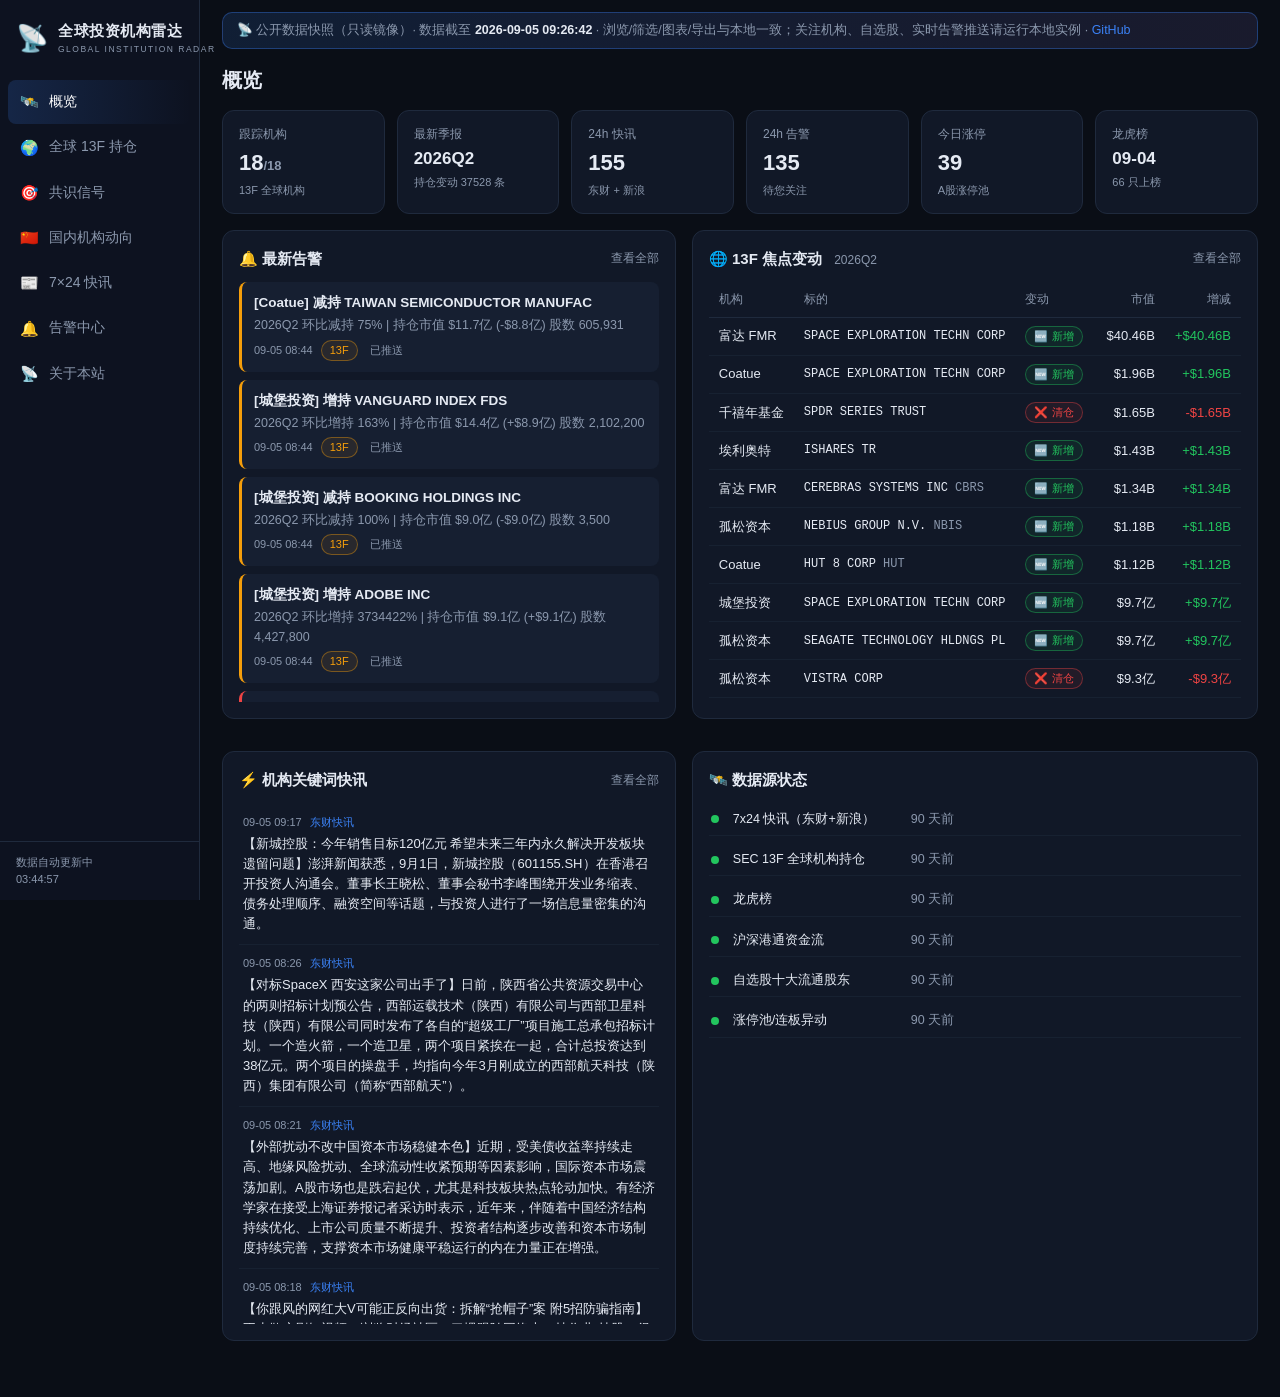
<file: index.html>
<!DOCTYPE html>
<html lang="zh-CN">
<head>
<meta charset="UTF-8">
<meta name="viewport" content="width=device-width, initial-scale=1.0">
<title>全球投资机构雷达 · 机构持仓与异动监控</title>
<link rel="stylesheet" href="./app.css">
<link rel="icon" href="data:image/svg+xml,<svg xmlns='http://www.w3.org/2000/svg' viewBox='0 0 100 100'><text y='.9em' font-size='90'>📡</text></svg>">
</head>
<body class="static" data-static="1">
<div class="layout">
  <aside class="sidebar">
    <div class="logo"><span class="logo-icon">📡</span><div><div class="logo-name">全球投资机构雷达</div><div class="logo-sub">GLOBAL INSTITUTION RADAR</div></div></div>
    <nav class="menu" id="menu">
      <a href="#/overview" class="active" data-page="overview"><span class="mi">🛰️</span>概览</a>
      <a href="#/global" data-page="global"><span class="mi">🌍</span>全球 13F 持仓</a>
      <a href="#/signals" data-page="signals"><span class="mi">🎯</span>共识信号</a>
      <a href="#/domestic" data-page="domestic"><span class="mi">🇨🇳</span>国内机构动向</a>
      <a href="#/news" data-page="news"><span class="mi">📰</span>7×24 快讯</a>
      <a href="#/alerts" data-page="alerts"><span class="mi">🔔</span>告警中心<span class="badge" id="alert-badge" hidden>0</span></a>
      <a href="#/settings" data-page="settings"><span class="mi">⚙️</span>数据源与设置</a>
    </nav>
    <div class="sidebar-foot">
      <div class="foot-row">数据自动更新中</div>
      <div class="foot-row" id="foot-clock">--:--:--</div>
    </div>
  </aside>

  <main class="main">
    <div class="snapshot-banner static-only">📡 公开数据快照（只读镜像）· 数据截至 <b id="snap-built">…</b> · 浏览/筛选/图表/导出与本地一致；关注机构、自选股、实时告警推送请运行本地实例 · <a href="https://github.com/Roloria/institution-radar" target="_blank" rel="noopener">GitHub</a></div>
    <header class="topbar">
      <h1 id="page-title">概览</h1>
      <div class="topbar-actions">
        <label class="switch static-hide" title="新告警桌面通知"><input type="checkbox" id="desktop-notify"><span>桌面通知</span></label>
        <button class="btn ghost static-hide" id="btn-refresh-all" title="触发一轮全量更新">⟳ 全量更新</button>
      </div>
    </header>

    <!-- 概览 -->
    <section id="page-overview" class="page">
      <div class="stat-grid" id="stat-grid"></div>
      <div class="grid-2">
        <div class="panel"><div class="panel-head"><h3>🔔 最新告警</h3><a class="more" href="#/alerts">查看全部</a></div><div class="alert-list" id="ov-alerts"></div></div>
        <div class="panel"><div class="panel-head"><h3>🌐 13F 焦点变动 <span class="sub" id="ov-quarter"></span></h3><a class="more" href="#/global">查看全部</a></div><div class="table-wrap" id="ov-changes"></div></div>
        <div class="panel"><div class="panel-head"><h3>⚡ 机构关键词快讯</h3><a class="more" href="#/news">查看全部</a></div><div class="news-list" id="ov-news"></div></div>
        <div class="panel"><div class="panel-head"><h3>🛰️ 数据源状态</h3><a class="more static-hide" href="#/settings">管理</a></div><div class="src-mini" id="ov-sources"></div></div>
      </div>
    </section>

    <!-- 全球13F -->
    <section id="page-global" class="page" hidden>
      <div class="global-layout">
        <div class="panel inst-panel">
          <div class="panel-head"><h3>机构</h3></div>
          <input class="input" id="inst-search" placeholder="搜索机构…">
          <div class="inst-list" id="inst-list"></div>
        </div>
        <div class="global-main">
          <div class="panel" id="inst-head"></div>
          <div class="tabs" id="hold-tabs">
            <button class="tab active" data-tab="changes">持仓变动</button>
            <button class="tab" data-tab="current">当前持仓</button>
          </div>
          <div class="panel" id="tab-changes">
            <div class="toolbar">
              <div class="seg" id="change-seg">
                <button class="seg-btn active" data-t="">全部</button>
                <button class="seg-btn" data-t="新增">新增</button>
                <button class="seg-btn" data-t="清仓">清仓</button>
                <button class="seg-btn" data-t="增持">增持</button>
                <button class="seg-btn" data-t="减持">减持</button>
              </div>
              <select class="input sel" id="quarter-sel"></select>
              <input class="input" id="chg-search" placeholder="搜索股票/机构…">
              <button class="btn ghost" id="chg-export">导出CSV</button>
            </div>
            <div class="chart-box"><canvas id="chg-chart"></canvas></div>
            <div class="table-wrap" id="chg-table"></div>
          </div>
          <div class="panel" id="tab-current" hidden>
            <div class="toolbar"><input class="input" id="cur-search" placeholder="搜索持仓…"><span class="hint" id="cur-meta"></span></div>
            <div class="table-wrap" id="cur-table"></div>
          </div>
        </div>
      </div>
    </section>

    <!-- 共识信号 -->
    <section id="page-signals" class="page" hidden>
      <div class="panel"><div class="panel-head"><h3>🎯 机构共识 <span class="sub" id="sig-quarter"></span><span class="sub">· 净买入机构数 ≥2 的标的（对标 Dataroma 活动流 / WhaleWisdom Double-down）</span></h3></div>
        <div class="table-wrap" id="sig-buys"></div>
      </div>
      <div class="grid-2">
        <div class="panel"><div class="panel-head"><h3>⚠️ 共识减持 / 清仓</h3></div><div class="table-wrap" id="sig-sells"></div></div>
        <div class="panel"><div class="panel-head"><h3>🔍 个股透视 <span class="sub">· 查询某股票被哪些机构持有</span></h3></div>
          <div class="toolbar"><input class="input" id="sig-stock-q" placeholder="输入代码/公司名，如 AAPL、ALPHABET、BABA"><button class="btn primary" id="sig-stock-btn">查询</button></div>
          <div class="table-wrap" id="sig-stock"></div>
        </div>
      </div>
      <div class="panel"><div class="panel-head"><h3>📋 A 股今日关注 <span class="sub">· 13F 共识 × 北向/龙虎榜/连板 联动（quantskills 式行动清单）</span></h3></div>
        <div class="grid-3" id="sig-domestic"></div>
      </div>
    </section>

    <!-- 国内动向 -->
    <section id="page-domestic" class="page" hidden>
      <div class="tabs" id="dom-tabs">
        <button class="tab active" data-tab="billboard">🐉 龙虎榜</button>
        <button class="tab" data-tab="hkt">🌊 沪深港通资金</button>
        <button class="tab" data-tab="holders">🏦 十大流通股东</button>
        <button class="tab" data-tab="ztpool">🔥 涨停池</button>
      </div>
      <div class="panel" id="dom-billboard">
        <div class="toolbar">
          <select class="input sel" id="bb-date"></select>
          <input class="input" id="bb-search" placeholder="搜索代码/名称…">
          <span class="hint" id="bb-meta"></span>
        </div>
        <div class="table-wrap" id="bb-table"></div>
      </div>
      <div class="panel" id="dom-hkt" hidden>
        <div class="toolbar"><span class="hint">北向资金 = 沪股通 + 深股通 每日净买入（亿元）</span></div>
        <div class="chart-box tall"><canvas id="hkt-chart"></canvas></div>
        <div class="table-wrap" id="hkt-table"></div>
      </div>
      <div class="panel" id="dom-holders" hidden>
        <div class="toolbar">
          <input class="input" id="wl-code" placeholder="6位代码" style="width:110px">
          <input class="input" id="wl-name" placeholder="名称" style="width:120px">
          <button class="btn primary static-hide" id="wl-add">+ 自选股</button>
          <div class="seg" id="holder-type-seg"><button class="seg-btn active" data-t="">全部类型</button></div>
          <input class="input" id="holder-search" placeholder="搜索股东…">
        </div>
        <div class="watch-chips" id="watch-chips"></div>
        <div class="table-wrap" id="holder-table"></div>
      </div>
      <div class="panel" id="dom-ztpool" hidden>
        <div class="toolbar"><select class="input sel" id="zt-date"></select><span class="hint" id="zt-meta"></span></div>
        <div class="zt-grid" id="zt-grid"></div>
      </div>
    </section>

    <!-- 快讯 -->
    <section id="page-news" class="page" hidden>
      <div class="panel">
        <div class="toolbar">
          <div class="seg" id="news-seg">
            <button class="seg-btn active" data-t="">全部</button>
            <button class="seg-btn" data-t="东财快讯">东财快讯</button>
            <button class="seg-btn" data-t="新浪7x24">新浪7×24</button>
            <button class="seg-btn" data-t="matched">⚡ 机构命中</button>
          </div>
          <input class="input" id="news-search" placeholder="搜索关键词…">
        </div>
        <div class="news-list" id="news-list"></div>
      </div>
    </section>

    <!-- 告警 -->
    <section id="page-alerts" class="page" hidden>
      <div class="panel">
        <div class="toolbar">
          <div class="seg" id="alert-seg">
            <button class="seg-btn active" data-t="">全部</button>
            <button class="seg-btn" data-t="holding">13F 变动</button>
            <button class="seg-btn" data-t="holder">股东异动</button>
            <button class="seg-btn" data-t="news_kw">关键词</button>
          </div>
          <button class="btn ghost static-hide" id="alert-clear">清空记录</button>
        </div>
        <div class="alert-list big" id="alert-list"></div>
      </div>
    </section>

    <!-- 设置 -->
    <section id="page-settings" class="page" hidden>
      <div class="panel static-only">
        <div class="panel-head"><h3>📡 关于本站</h3></div>
        <p style="color:var(--muted);font-size:13.5px;line-height:1.9">
          这是 <b>全球投资机构雷达</b> 的公开数据快照站（只读镜像），样式与功能对齐本地实例：全球 13F 持仓与变动、机构共识信号、个股透视、龙虎榜 / 沪深港通 / 十大流通股东 / 涨停池、7×24 快讯与告警记录均可浏览、筛选与导出 CSV。<br>
          <b style="color:var(--text)">本地实例</b>额外支持：APScheduler 定时自动爬取更新、实时告警推送（Bark / Server酱 / 飞书 / 钉钉 / Webhook）、桌面通知、机构关注与自选股管理、数据源启停与间隔配置。<br>
          快照生成时间：<b id="about-built" style="color:var(--text)">…</b> · 部署脚本 <span class="mono">scripts/deploy_pages.sh</span> · 开源地址 <a href="https://github.com/Roloria/institution-radar" target="_blank" rel="noopener">GitHub</a><br>
          数据来源：SEC EDGAR 13F · 东方财富 · 新浪财经。存在披露时滞，仅供研究学习，不构成投资建议。
        </p>
      </div>
      <div class="static-hide">
      <div class="grid-2">
        <div class="panel"><div class="panel-head"><h3>🛰️ 数据源 · 自动更新</h3></div>
          <div class="src-list" id="src-list"></div>
        </div>
        <div class="panel"><div class="panel-head"><h3>🔔 告警规则</h3></div>
          <div class="form">
            <div class="form-row"><label>13F 变动幅度阈值</label><div class="inline"><input class="input num" id="r-13f-pct" type="number"> % 且市值 ≥ <input class="input num" id="r-13f-val" type="number"> 亿美元</div></div>
            <div class="form-row"><label>股东增减持幅度阈值</label><div class="inline"><input class="input num" id="r-holder-pct" type="number"> %</div></div>
            <div class="form-row"><label>关注的股东类型</label><div class="checks" id="r-holder-types"></div></div>
            <div class="form-row"><label>推送最低级别</label>
              <select class="input sel" id="r-min-level"><option value="info">全部（含普通）</option><option value="important">重要</option><option value="critical">仅关键</option></select></div>
            <button class="btn primary" id="r-save">保存规则</button>
          </div>
        </div>
        <div class="panel"><div class="panel-head"><h3>📤 推送渠道</h3><span class="sub">配置后新告警自动推送</span></div>
          <div class="form" id="notify-form"></div>
        </div>
        <div class="panel"><div class="panel-head"><h3>🌐 网络代理</h3><span class="sub">SEC EDGAR 需要代理访问</span></div>
          <div class="form">
            <div class="form-row"><label>代理地址</label><input class="input" id="proxy-url" placeholder="http://127.0.0.1:6152"></div>
            <div class="form-row"><label>启用代理（13F 爬虫）</label><label class="switch"><input type="checkbox" id="proxy-on"><span></span></label></div>
            <button class="btn primary" id="proxy-save">保存</button>
          </div>
        </div>
      </div>
      </div>
    </section>
  </main>
</div>
<script src="./chart.umd.min.js"></script>
<script src="./app.js"></script>
</body>
</html>
</file>
<file: app.css>
/* 机构雷达 · 深色金融仪表盘 */
:root {
  --bg: #0a0e16;
  --panel: #111827;
  --panel2: #161f31;
  --border: #1f2a3d;
  --text: #e5eaf3;
  --muted: #8b98ad;
  --accent: #3b82f6;
  --green: #22c55e;
  --red: #ef4444;
  --amber: #f59e0b;
  --purple: #a78bfa;
}
* { box-sizing: border-box; margin: 0; padding: 0; }
body {
  background: var(--bg); color: var(--text);
  font-family: -apple-system, "PingFang SC", "Hiragino Sans GB", "Microsoft YaHei", sans-serif;
  font-size: 14px; line-height: 1.55;
}
a { color: var(--accent); text-decoration: none; }

.layout { display: flex; min-height: 100vh; }

/* ---------- 侧栏 ---------- */
.sidebar {
  width: 200px; flex-shrink: 0; background: #0d1220;
  border-right: 1px solid var(--border);
  display: flex; flex-direction: column; position: sticky; top: 0; height: 100vh;
}
.logo { display: flex; gap: 10px; align-items: center; padding: 18px 16px 14px; }
.logo-icon { font-size: 26px; }
.logo-name { font-size: 14.5px; font-weight: 700; letter-spacing: 0.5px; white-space: nowrap; }
.logo-sub { font-size: 8.5px; color: var(--muted); letter-spacing: 1.5px; text-transform: uppercase; white-space: nowrap; }
.menu { display: flex; flex-direction: column; padding: 8px; gap: 2px; flex: 1; }
.menu a {
  display: flex; align-items: center; gap: 10px; padding: 10px 12px;
  color: var(--muted); border-radius: 8px; font-size: 14px; transition: all .15s;
}
.menu a:hover { background: var(--panel2); color: var(--text); }
.menu a.active { background: linear-gradient(90deg, rgba(59,130,246,.18), transparent); color: #fff; }
.menu a.active .mi { filter: none; }
.mi { font-size: 15px; }
.badge {
  margin-left: auto; background: var(--red); color: #fff; font-size: 11px;
  border-radius: 9px; padding: 0 6px; min-width: 18px; text-align: center; font-weight: 600;
}
.sidebar-foot { padding: 12px 16px; border-top: 1px solid var(--border); color: var(--muted); font-size: 11px; }

/* ---------- 主区 ---------- */
.main { flex: 1; padding: 0 22px 40px; min-width: 0; }
.topbar {
  display: flex; align-items: center; justify-content: space-between;
  padding: 16px 0 14px; position: sticky; top: 0; background: var(--bg); z-index: 5;
}
.topbar h1 { font-size: 20px; font-weight: 700; }
.topbar-actions { display: flex; gap: 12px; align-items: center; }

.btn {
  border: 1px solid var(--border); background: var(--panel2); color: var(--text);
  padding: 6px 14px; border-radius: 8px; cursor: pointer; font-size: 13px; transition: all .15s;
}
.btn:hover { border-color: var(--accent); }
.btn.primary { background: var(--accent); border-color: var(--accent); color: #fff; }
.btn.primary:hover { background: #2563eb; }
.btn.ghost { background: transparent; }
.btn.danger { color: var(--red); }
.btn:disabled { opacity: .5; cursor: not-allowed; }

.input {
  background: #0d1424; border: 1px solid var(--border); color: var(--text);
  border-radius: 8px; padding: 6px 10px; font-size: 13px; outline: none;
}
.input:focus { border-color: var(--accent); }
.input.num { width: 90px; }
.sel { padding-right: 24px; }

.switch { display: inline-flex; align-items: center; gap: 6px; cursor: pointer; color: var(--muted); font-size: 13px; }
.switch input { accent-color: var(--accent); }

/* ---------- 面板 ---------- */
.page { animation: fadein .2s; }
@keyframes fadein { from { opacity: 0; transform: translateY(4px); } to { opacity: 1; } }
.panel {
  background: var(--panel); border: 1px solid var(--border);
  border-radius: 12px; padding: 16px; margin-bottom: 16px;
}
.panel-head { display: flex; align-items: center; justify-content: space-between; margin-bottom: 12px; }
.panel-head h3 { font-size: 15px; font-weight: 600; }
.panel-head .sub { color: var(--muted); font-size: 12px; font-weight: 400; margin-left: 8px; }
.more { font-size: 12px; color: var(--muted); }
.more:hover { color: var(--accent); }
.grid-2 { display: grid; grid-template-columns: 1fr 1fr; gap: 16px; }
.grid-3 { display: grid; grid-template-columns: 1fr 1fr 1fr; gap: 16px; }
@media (max-width: 1100px) { .grid-2, .grid-3 { grid-template-columns: 1fr; } }

/* ---------- 统计卡 ---------- */
.stat-grid { display: grid; grid-template-columns: repeat(6, 1fr); gap: 12px; margin-bottom: 16px; }
@media (max-width: 1100px) { .stat-grid { grid-template-columns: repeat(3, 1fr); } }
.stat {
  background: var(--panel); border: 1px solid var(--border); border-radius: 12px; padding: 14px 16px;
}
.stat .v { font-size: 22px; font-weight: 700; margin: 2px 0; }
.stat .k { font-size: 12px; color: var(--muted); }
.stat .d { font-size: 11px; color: var(--muted); }
.stat.up .v { color: var(--green); }
.stat.down .v { color: var(--red); }

/* ---------- 表格 ---------- */
.table-wrap { overflow-x: auto; }
table { width: 100%; border-collapse: collapse; font-size: 13px; }
th {
  text-align: left; color: var(--muted); font-weight: 500; font-size: 12px;
  padding: 8px 10px; border-bottom: 1px solid var(--border); white-space: nowrap;
  position: sticky; top: 0; background: var(--panel); cursor: default;
}
th.sortable { cursor: pointer; }
th.sortable:hover { color: var(--text); }
td { padding: 8px 10px; border-bottom: 1px solid rgba(31,42,61,.5); white-space: nowrap; }
tr:hover td { background: rgba(59,130,246,.05); }
td.num, th.num { text-align: right; font-variant-numeric: tabular-nums; }
.pos { color: var(--green); }
.neg { color: var(--red); }
.muted { color: var(--muted); }
.mono { font-family: "SF Mono", Menlo, monospace; font-size: 12px; }

.tag {
  display: inline-block; padding: 1px 8px; border-radius: 20px; font-size: 11px;
  border: 1px solid; margin-right: 4px;
}
.tag.g { color: var(--green); border-color: rgba(34,197,94,.4); background: rgba(34,197,94,.08); }
.tag.r { color: var(--red); border-color: rgba(239,68,68,.4); background: rgba(239,68,68,.08); }
.tag.b { color: var(--accent); border-color: rgba(59,130,246,.4); background: rgba(59,130,246,.08); }
.tag.y { color: var(--amber); border-color: rgba(245,158,11,.4); background: rgba(245,158,11,.08); }
.tag.p { color: var(--purple); border-color: rgba(167,139,250,.4); background: rgba(167,139,250,.08); }
.tag.n { color: var(--muted); border-color: var(--border); background: transparent; }

/* ---------- 快讯 ---------- */
.news-list { max-height: 520px; overflow-y: auto; }
.news-item { padding: 10px 4px; border-bottom: 1px solid rgba(31,42,61,.5); }
.news-item .meta { display: flex; gap: 8px; align-items: center; font-size: 11px; color: var(--muted); margin-bottom: 3px; }
.news-item .src { color: var(--accent); }
.news-item .content { font-size: 13px; }
.news-item .content .kw { color: var(--amber); font-weight: 600; }
.news-item .content .inst { color: var(--purple); font-weight: 600; }
.news-item a { color: inherit; }

/* ---------- 告警 ---------- */
.alert-list { max-height: 420px; overflow-y: auto; }
.alert-list.big { max-height: none; }
.alert-item { padding: 11px 12px; border-left: 3px solid var(--muted); background: var(--panel2); border-radius: 8px; margin-bottom: 8px; }
.alert-item.critical { border-left-color: var(--red); }
.alert-item.important { border-left-color: var(--amber); }
.alert-item.info { border-left-color: var(--accent); }
.alert-item .t { font-weight: 600; font-size: 13.5px; margin-bottom: 2px; }
.alert-item .d { font-size: 12.5px; color: var(--muted); }
.alert-item .meta { font-size: 11px; color: var(--muted); margin-top: 4px; display: flex; gap: 8px; align-items: center; }
.empty { color: var(--muted); text-align: center; padding: 30px 0; font-size: 13px; }

/* ---------- tabs/seg ---------- */
.tabs { display: flex; gap: 6px; margin-bottom: 12px; flex-wrap: wrap; }
.tab {
  background: var(--panel); border: 1px solid var(--border); color: var(--muted);
  padding: 8px 18px; border-radius: 9px; cursor: pointer; font-size: 13.5px;
}
.tab.active { color: #fff; border-color: var(--accent); background: rgba(59,130,246,.15); }
.seg { display: inline-flex; background: #0d1424; border: 1px solid var(--border); border-radius: 8px; padding: 2px; gap: 2px; }
.seg-btn {
  background: transparent; border: 0; color: var(--muted); padding: 4px 12px;
  border-radius: 6px; cursor: pointer; font-size: 12.5px;
}
.seg-btn.active { background: var(--accent); color: #fff; }
.toolbar { display: flex; gap: 10px; align-items: center; margin-bottom: 12px; flex-wrap: wrap; }
.hint { color: var(--muted); font-size: 12px; }

/* ---------- 13F ---------- */
.global-layout { display: grid; grid-template-columns: 240px 1fr; gap: 16px; align-items: start; }
.inst-panel { padding: 12px; position: sticky; top: 70px; max-height: calc(100vh - 100px); display: flex; flex-direction: column; }
.inst-list { overflow-y: auto; margin-top: 10px; }
.inst-item {
  padding: 9px 10px; border-radius: 8px; cursor: pointer; display: flex;
  align-items: center; gap: 8px; border: 1px solid transparent;
}
.inst-item:hover { background: var(--panel2); }
.inst-item.active { background: rgba(59,130,246,.15); border-color: rgba(59,130,246,.4); }
.inst-item .nm { flex: 1; min-width: 0; }
.inst-item .nm b { display: block; font-size: 13px; white-space: nowrap; overflow: hidden; text-overflow: ellipsis; }
.inst-item .nm span { font-size: 11px; color: var(--muted); }
.inst-item .follow { cursor: pointer; opacity: .55; font-size: 14px; }
.inst-item .follow.on { opacity: 1; }
.inst-head { display: flex; gap: 26px; flex-wrap: wrap; align-items: center; }
.inst-head .big { font-size: 20px; font-weight: 700; }
.inst-head .cell .k { font-size: 11px; color: var(--muted); }
.inst-head .cell .v { font-size: 16px; font-weight: 600; font-variant-numeric: tabular-nums; }
.chart-box { height: 260px; margin: 6px 0 14px; }
.chart-box.tall { height: 300px; }

/* ---------- 国内 ---------- */
.watch-chips { display: flex; flex-wrap: wrap; gap: 6px; margin-bottom: 12px; }
.chip {
  background: var(--panel2); border: 1px solid var(--border); border-radius: 16px;
  padding: 3px 10px; font-size: 12px; cursor: pointer;
}
.chip.active { border-color: var(--accent); color: var(--accent); }
.chip .x { color: var(--muted); margin-left: 5px; }
.chip .x:hover { color: var(--red); }
.zt-grid { display: grid; grid-template-columns: repeat(auto-fill, minmax(170px, 1fr)); gap: 10px; }
.zt-card {
  background: var(--panel2); border: 1px solid var(--border); border-radius: 10px; padding: 10px 12px;
}
.zt-card .n { font-weight: 600; display: flex; justify-content: space-between; }
.zt-card .lbc { color: var(--red); font-weight: 700; }
.zt-card .s { font-size: 11.5px; color: var(--muted); margin-top: 4px; }

/* ---------- 数据源/设置 ---------- */
.src-list, .src-mini { display: flex; flex-direction: column; gap: 8px; }
.src-mini .srow { padding: 6px 2px; border-bottom: 1px solid rgba(31,42,61,.5); font-size: 12.5px; display: flex; gap: 8px; align-items: center; }
.src-row {
  display: flex; gap: 10px; align-items: center; padding: 10px 12px;
  background: var(--panel2); border-radius: 10px; border: 1px solid var(--border); flex-wrap: wrap;
}
.src-row .nm { width: 190px; }
.src-row .st { flex: 1; min-width: 140px; font-size: 12px; color: var(--muted); }
.dot { display: inline-block; width: 8px; height: 8px; border-radius: 50%; margin-right: 6px; }
.dot.ok { background: var(--green); }
.dot.fail { background: var(--red); }
.dot.never { background: var(--muted); }
.src-row .input.num { width: 64px; }
.form { display: flex; flex-direction: column; gap: 14px; }
.form-row label { display: block; font-size: 12.5px; color: var(--muted); margin-bottom: 6px; }
.form-row .inline { display: flex; gap: 8px; align-items: center; flex-wrap: wrap; }
.checks { display: flex; gap: 12px; flex-wrap: wrap; }
.checks label { display: inline-flex; gap: 5px; align-items: center; color: var(--text); font-size: 13px; margin: 0; }
.notify-row { display: grid; grid-template-columns: 130px 1fr auto auto; gap: 8px; align-items: center; }
.notify-row .nm { font-size: 13px; }

::-webkit-scrollbar { width: 8px; height: 8px; }
::-webkit-scrollbar-thumb { background: #26314a; border-radius: 4px; }
::-webkit-scrollbar-track { background: transparent; }

/* ---------- 静态快照站模式 ---------- */
body:not(.static) .static-only { display: none !important; }
body.static .static-hide { display: none !important; }
.snapshot-banner {
  background: linear-gradient(90deg, rgba(59,130,246,.14), rgba(167,139,250,.10));
  border: 1px solid rgba(59,130,246,.35); border-radius: 10px;
  padding: 8px 14px; margin-top: 12px; font-size: 12.5px; color: var(--muted);
}
.snapshot-banner b { color: var(--text); }
.snapshot-banner a { color: var(--accent); }
</file>
